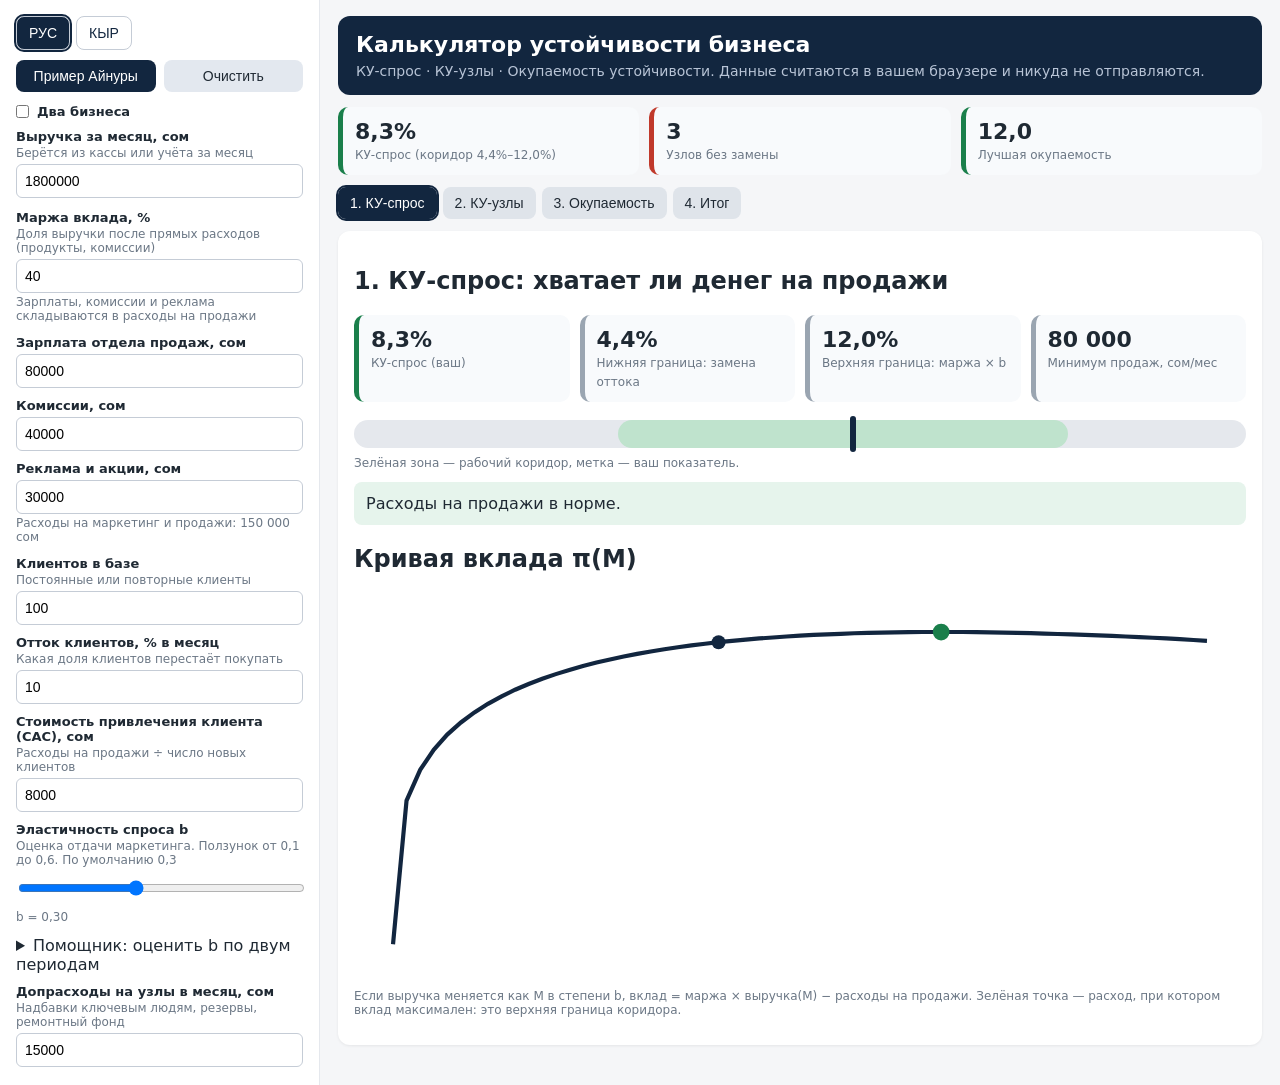
<file: public/index.html>
<!DOCTYPE html>
<html lang="ru">
<head>
<meta charset="UTF-8">
<meta name="viewport" content="width=device-width, initial-scale=1">
<title>Калькулятор устойчивости бизнеса</title>
<style>
  :root { --g:#1a7f4b; --y:#b7791f; --r:#c0392b; --bg:#f5f6f8; --ink:#1f2933; --muted:#6b7785; --navy:#12263f; }
  * { box-sizing: border-box; }
  body { margin: 0; font-family: system-ui, "Segoe UI", Roboto, sans-serif; background: var(--bg); color: var(--ink); }
  .layout { display: grid; grid-template-columns: 320px 1fr; min-height: 100vh; }
  aside { background: #fff; padding: 16px; border-right: 1px solid #e5e8ed; }
  aside h2 { margin: 14px 0 8px; font-size: 14px; }
  main { padding: 16px 18px 40px; max-width: 1100px; }
  .hero { background: var(--navy); color: #fff; border-radius: 12px; padding: 16px 18px; margin-bottom: 12px; }
  .hero h1 { margin: 0; font-size: 22px; }
  .hero p { margin: 6px 0 0; color: #b8c4d6; font-size: 14px; }
  .lang { display: flex; gap: 6px; margin-bottom: 10px; }
  button, .btn { border: 0; background: var(--navy); color: #fff; border-radius: 8px; padding: 8px 12px; cursor: pointer; font-size: 14px; }
  button.alt, .btn.alt { background: #e3e8ef; color: var(--ink); }
  button.on { outline: 2px solid var(--navy); }
  .lang button { background: transparent; color: var(--navy); border: 1px solid #c5ccd6; }
  .lang button.on { background: var(--navy); color: #fff; }
  .rowbtns { display: flex; gap: 8px; margin-bottom: 12px; }
  .rowbtns button { flex: 1; }
  label { display: block; font-size: 13px; font-weight: 650; margin: 10px 0 0; }
  label small, .note, caption { display: block; font-weight: 400; color: var(--muted); margin-top: 2px; font-size: 12px; }
  input, select { width: 100%; margin-top: 4px; padding: 8px; border: 1px solid #c5ccd6; border-radius: 6px; font-size: 14px; background: #fff; }
  .check { display: flex; align-items: center; gap: 8px; font-weight: 650; }
  .check input { width: auto; margin: 0; }
  details { margin-top: 12px; }
  nav { display: flex; gap: 6px; flex-wrap: wrap; margin-bottom: 12px; }
  nav button { background: #dfe4ea; color: var(--ink); }
  nav button.on { background: var(--navy); color: #fff; }
  section { display: none; background: #fff; border-radius: 12px; padding: 16px; box-shadow: 0 1px 3px #0001; }
  section.on { display: block; }
  .kpis { display: flex; gap: 10px; flex-wrap: wrap; margin: 8px 0 12px; }
  .card { flex: 1; min-width: 140px; background: #f8fafc; border-radius: 10px; padding: 12px; border-left: 5px solid #9aa5b1; }
  .card b { display: block; font-size: 22px; }
  .card span { font-size: 12px; color: var(--muted); }
  .g { border-color: var(--g); } .y { border-color: var(--y); } .r { border-color: var(--r); }
  .msg { padding: 10px 12px; border-radius: 8px; margin: 8px 0; line-height: 1.45; }
  .msg.g { background: #e6f4ec; } .msg.y { background: #fdf3dc; } .msg.r { background: #fbe7e4; }
  table { width: 100%; border-collapse: collapse; font-size: 14px; margin: 8px 0; }
  th, td { padding: 6px; border-bottom: 1px solid #e5e8ed; text-align: left; vertical-align: middle; }
  td input, td select { margin: 0; }
  .bar { position: relative; height: 28px; background: #e5e8ed; border-radius: 14px; margin: 18px 0 8px; }
  .zone { position: absolute; top: 0; height: 100%; background: #bfe3cd; border-radius: 14px; }
  .dot { position: absolute; top: -4px; width: 6px; height: 36px; background: var(--navy); border-radius: 3px; }
  .hbar { height: 18px; border-radius: 8px; margin: 4px 0; min-width: 2px; }
  svg { width: 100%; height: auto; background: #fff; }
  .hidden { display: none; }
  @media (max-width: 860px) { .layout { grid-template-columns: 1fr; } aside { border-right: 0; border-bottom: 1px solid #e5e8ed; } }
  @media print {
    aside, nav, .rowbtns, .no-print { display: none !important; }
    .layout { display: block; }
    section { display: block !important; box-shadow: none; margin-bottom: 12px; }
  }
</style>
</head>
<body>
<div class="layout">
  <aside>
    <div class="lang">
      <button id="lang-ru" type="button">РУС</button>
      <button id="lang-ky" type="button">КЫР</button>
    </div>
    <div class="rowbtns">
      <button id="example" type="button"></button>
      <button id="clear" class="alt" type="button"></button>
    </div>
    <label class="check"><input id="two" type="checkbox"><span data-i18n="two"></span></label>
    <label id="lab-r"><span data-i18n="l_R"></span><small data-i18n="h_R"></small><input id="revenue" type="number" min="0" step="10000"></label>
    <label id="lab-r2" class="hidden"><span data-i18n="l_R2"></span><input id="revenue2" type="number" min="0" step="10000"></label>
    <p id="rev-total" class="note"></p>
    <label><span data-i18n="l_m"></span><small data-i18n="h_m"></small><input id="margin" type="number" min="0" max="100" step="0.5"></label>
    <p class="note" data-i18n="h_M"></p>
    <label><span data-i18n="l_payroll"></span><input id="payroll" type="number" min="0" step="1000"></label>
    <label><span data-i18n="l_comm"></span><input id="commissions" type="number" min="0" step="1000"></label>
    <label><span data-i18n="l_ads"></span><input id="advertising" type="number" min="0" step="1000"></label>
    <p id="m-total" class="note"></p>
    <label><span data-i18n="l_N"></span><small data-i18n="h_N"></small><input id="customers" type="number" min="0" step="1"></label>
    <label><span data-i18n="l_c"></span><small data-i18n="h_c"></small><input id="churn" type="number" min="0" max="100" step="0.5"></label>
    <label><span data-i18n="l_cac"></span><small data-i18n="h_cac"></small><input id="cac" type="number" min="0" step="100"></label>
    <label><span data-i18n="l_b"></span><small data-i18n="h_b"></small><input id="elasticity" type="range" min="0.1" max="0.6" step="0.01"></label>
    <p id="b-val" class="note"></p>
    <details>
      <summary data-i18n="helper_t"></summary>
      <label><span data-i18n="e_R1"></span><input id="eR1" type="number" min="0" step="1000"></label>
      <label><span data-i18n="e_R2"></span><input id="eR2" type="number" min="0" step="1000"></label>
      <label><span data-i18n="e_M1"></span><input id="eM1" type="number" min="0" step="1000"></label>
      <label><span data-i18n="e_M2"></span><input id="eM2" type="number" min="0" step="1000"></label>
      <p><button id="calc-b" class="alt" type="button"></button></p>
      <p id="b-note" class="note"></p>
    </details>
    <label><span data-i18n="l_ns"></span><small data-i18n="h_ns"></small><input id="nodeSpend" type="number" min="0" step="1000"></label>
  </aside>
  <main>
    <div class="hero">
      <h1 id="title"></h1>
      <p id="sub"></p>
    </div>
    <div id="issues"></div>
    <div id="strip" class="kpis"></div>
    <nav id="tabs"></nav>
    <section id="s0" class="on"></section>
    <section id="s1"></section>
    <section id="s2"></section>
    <section id="s3"></section>
  </main>
</div>
<script type="module">
import {
  assessNodes, assessOptions, contributionProfit, demandMetrics, estimateElasticity,
  exampleProfile, marketingSpend, optimalMarketingSpend, profitCurve, totalRevenue, validateBusiness,
} from "./calc.js";

const i18n = await fetch("./i18n.json").then((response) => response.json());
const $ = (id) => document.getElementById(id);
const esc = (value) => String(value).replace(/[&<>"']/g, (ch) => ({ "&":"&amp;","<":"&lt;",">":"&gt;",'"':"&quot;","'":"&#39;" }[ch]));
const fmtInt = (value) => Number.isFinite(value) ? Math.round(value).toLocaleString("ru-RU") : "—";
const fmtPct = (value) => Number.isFinite(value) ? (value * 100).toFixed(1).replace(".", ",") + "%" : "—";
const fmtPb = (value) => !Number.isFinite(value) ? (value === Infinity ? "∞" : "—") : value.toFixed(1).replace(".", ",");
const t = (key, vars = {}) => String((i18n[state.lang] || i18n.ru)[key] ?? key).replace(/\{(\w+)\}/g, (_, name) => vars[name] ?? "");

const state = { lang: "ru", tab: 0, nodes: [], options: [] };

function boot() {
  let saved = null;
  try { saved = JSON.parse(localStorage.getItem("ku-web") || "null"); } catch { saved = null; }
  if (saved?.revenue != null) Object.assign(state, saved);
  else loadExample(false);
  $("lang-ru").onclick = () => setLang("ru");
  $("lang-ky").onclick = () => setLang("ky");
  $("example").onclick = () => loadExample(true);
  $("clear").onclick = () => clearAll();
  $("calc-b").onclick = applyB;
  $("two").onchange = () => { $("lab-r2").classList.toggle("hidden", !$("two").checked); refresh(); };
  for (const id of ["revenue","revenue2","margin","payroll","commissions","advertising","customers","churn","cac","elasticity","nodeSpend","eR1","eR2","eM1","eM2"]) {
    $(id).addEventListener("input", refresh);
  }
  writeInputs();
  paintCopy();
  refresh();
}

function loadExample(persist) {
  const pack = i18n[state.lang];
  const sample = exampleProfile(pack.exn, pack.exo);
  state.forceEditors = true;
  Object.assign(state, {
    two: false,
    revenue: sample.business.revenue,
    revenue2: 0,
    margin: sample.business.marginPct,
    payroll: sample.business.salesPayroll,
    commissions: sample.business.commissions,
    advertising: sample.business.advertising,
    customers: sample.business.customers,
    churn: sample.business.churnPct,
    cac: sample.business.cac,
    elasticity: sample.business.elasticity,
    nodeSpend: sample.business.nodeSpend,
    nodes: sample.nodes,
    options: sample.options,
  });
  $("b-note").textContent = "";
  if (persist) writeInputs();
  if (persist) refresh();
}

function clearAll() {
  state.forceEditors = true;
  Object.assign(state, {
    two: false, revenue: 0, revenue2: 0, margin: 0, payroll: 0, commissions: 0, advertising: 0,
    customers: 0, churn: 0, cac: 0, elasticity: 0.3, nodeSpend: 0, nodes: [], options: [],
  });
  for (const id of ["eR1","eR2","eM1","eM2"]) $(id).value = "";
  $("b-note").textContent = "";
  writeInputs();
  refresh();
}

function writeInputs() {
  $("two").checked = !!state.two;
  $("lab-r2").classList.toggle("hidden", !state.two);
  const fields = {
    revenue: state.revenue, revenue2: state.revenue2, margin: state.margin, payroll: state.payroll,
    commissions: state.commissions, advertising: state.advertising, customers: state.customers,
    churn: state.churn, cac: state.cac, elasticity: state.elasticity, nodeSpend: state.nodeSpend,
  };
  for (const [id, value] of Object.entries(fields)) $(id).value = value;
}

function readInputs() {
  state.two = $("two").checked;
  state.revenue = num($("revenue").value);
  state.revenue2 = num($("revenue2").value);
  state.margin = num($("margin").value);
  state.payroll = num($("payroll").value);
  state.commissions = num($("commissions").value);
  state.advertising = num($("advertising").value);
  state.customers = num($("customers").value);
  state.churn = num($("churn").value);
  state.cac = num($("cac").value);
  state.elasticity = num($("elasticity").value);
  state.nodeSpend = num($("nodeSpend").value);
  state.nodes = [...document.querySelectorAll("#nodes-body tr")].map(readNode);
  state.options = [...document.querySelectorAll("#opts-body tr")].map(readOption);
}

function readNode(row) {
  return {
    name: row.querySelector('[data-field="name"]').value,
    replacement: row.querySelector('[data-field="repl"]').value,
    lossPerDay: num(row.querySelector('[data-field="loss"]').value),
    days: num(row.querySelector('[data-field="days"]').value),
  };
}

function readOption(row) {
  return {
    name: row.querySelector('[data-field="name"]').value,
    costPerDay: num(row.querySelector('[data-field="cost"]').value),
    avoidedLossPerDay: num(row.querySelector('[data-field="loss"]').value),
    successPct: num(row.querySelector('[data-field="p"]').value),
  };
}

function business() {
  return {
    revenue: state.revenue,
    secondRevenue: state.two ? state.revenue2 : null,
    marginPct: state.margin,
    salesPayroll: state.payroll,
    commissions: state.commissions,
    advertising: state.advertising,
    customers: state.customers,
    churnPct: state.churn,
    cac: state.cac,
    elasticity: state.elasticity,
    nodeSpend: state.nodeSpend,
  };
}

function setLang(lang) {
  readInputs();
  state.lang = lang;
  state.forceEditors = true;
  document.documentElement.lang = lang === "ky" ? "ky" : "ru";
  paintCopy();
  refresh();
}

function paintCopy() {
  document.title = t("title");
  $("title").textContent = t("title");
  $("sub").textContent = t("sub");
  $("example").textContent = t("ex");
  $("clear").textContent = t("clear");
  $("calc-b").textContent = t("calc_b");
  $("lang-ru").classList.toggle("on", state.lang === "ru");
  $("lang-ky").classList.toggle("on", state.lang === "ky");
  document.querySelectorAll("[data-i18n]").forEach((el) => { el.textContent = t(el.dataset.i18n); });
  $("tabs").innerHTML = ["tab_demand","tab_nodes","tab_payback","tab_summary"].map((key, index) =>
    `<button type="button" class="${state.tab === index ? "on" : ""}" data-tab="${index}">${esc(t(key))}</button>`
  ).join("");
  $("tabs").querySelectorAll("button").forEach((button) => {
    button.onclick = () => { state.tab = Number(button.dataset.tab); paintCopy(); refresh(); };
  });
}

function applyB() {
  const estimate = estimateElasticity(num($("eR1").value), num($("eR2").value), num($("eM1").value), num($("eM2").value));
  if (estimate == null) {
    $("b-note").textContent = t("b_need");
    return;
  }
  const shown = estimate.toFixed(2).replace(".", ",");
  if (estimate >= 0.1 && estimate <= 0.6) {
    $("elasticity").value = estimate.toFixed(2);
    $("b-note").textContent = t("b_applied", { b: shown });
    refresh();
  } else {
    $("b-note").textContent = t("b_bad", { b: shown });
  }
}

function refresh() {
  if (document.querySelector("#nodes-body")) readInputs();
  const inp = business();
  const demand = demandMetrics(inp);
  const nodes = assessNodes(state.nodes, totalRevenue(inp), state.nodeSpend);
  const payback = assessOptions(state.options);
  const issues = validateBusiness(inp);
  $("b-val").textContent = `b = ${Number(state.elasticity).toFixed(2).replace(".", ",")}`;
  $("m-total").textContent = t("l_M_total", { x: fmtInt(marketingSpend(inp)) });
  $("rev-total").textContent = state.two ? t("l_R_total", { x: fmtInt(totalRevenue(inp)) }) : "";
  $("lab-r").querySelector("[data-i18n]").dataset.i18n = state.two ? "l_R1" : "l_R";
  $("lab-r").querySelector("[data-i18n]").textContent = t(state.two ? "l_R1" : "l_R");
  $("issues").innerHTML = issues.map((key) => msg("r", t(key))).join("");
  $("strip").innerHTML = [
    card(fmtPct(demand.ku), t("c_ku2", { a: fmtPct(demand.kuMin), b: fmtPct(demand.kuMax) }), demand.level),
    card(fmtInt(nodes.uncovered), t("c_unc"), nodes.level),
    card(payback.rows[0] ? fmtPb(payback.rows[0].payback) : "—", t("c_best"), payback.rows[0]?.level || "n"),
  ].join("");
  $("s0").innerHTML = demandHtml(demand, inp);
  $("s3").innerHTML = summaryHtml(demand, nodes, payback);
  const rebuild = !document.querySelector("#nodes-body") || state.forceEditors;
  if (rebuild) {
    $("s1").innerHTML = nodesHtml(nodes);
    $("s2").innerHTML = paybackHtml(payback);
    state.forceEditors = false;
    bindTables();
  } else {
    $("node-out").innerHTML = nodeResults(nodes);
    $("opt-out").innerHTML = optionResults(payback);
  }
  document.querySelectorAll("section").forEach((section, index) => section.classList.toggle("on", index === state.tab));
  const csvBtn = $("csv");
  if (csvBtn) csvBtn.onclick = () => downloadCsv(demand, nodes);
  try { localStorage.setItem("ku-web", JSON.stringify(state)); } catch { /* private mode */ }
}

function demandHtml(demand, inp) {
  const cards = [
    card(fmtPct(demand.ku), t("c_ku"), demand.level),
    card(fmtPct(demand.kuMin), t("c_min"), "n"),
    card(fmtPct(demand.kuMax), t("c_max"), "n"),
    card(fmtInt(demand.minimumSpend), t("c_mmin"), "n"),
  ].join("");
  let corridor = "";
  if (demand.ku != null) {
    const high = Math.max(demand.ku, demand.kuMin, demand.kuMax, 0.01) * 1.25;
    const pos = (value) => Math.max(0, Math.min(100, (value / high) * 100));
    const left = pos(Math.min(demand.kuMin, demand.kuMax));
    const width = Math.max(0, pos(Math.max(demand.kuMin, demand.kuMax)) - left);
    corridor = `<div class="bar"><div class="zone" style="left:${left}%;width:${width}%"></div><div class="dot" style="left:${pos(demand.ku)}%"></div></div><p class="note">${esc(t("note1"))}</p>`;
  }
  return `<h2>${esc(t("s1t"))}</h2><div class="kpis">${cards}</div>${corridor}${msg(demand.level, message(demand.messageKey, demand.messageArgs))}<h2>${esc(t("pi_title"))}</h2>${profitSvg(inp, demand)}<p class="note">${esc(t("pi_note"))}</p>`;
}

function nodesHtml(result) {
  const repl = ["none","part","yes"].map((code) => `<option value="${code}">${esc(t(code === "none" ? "repl_none" : code === "part" ? "repl_part" : "repl_yes"))}</option>`).join("");
  const rows = state.nodes.map((node) => `<tr>
    <td><input data-field="name" value="${esc(node.name)}"></td>
    <td><select data-field="repl">${repl.replace(`value="${node.replacement}"`, `value="${node.replacement}" selected`)}</select></td>
    <td><input data-field="loss" type="number" min="0" step="100" value="${node.lossPerDay}"></td>
    <td><input data-field="days" type="number" min="0" step="1" value="${node.days}"></td>
    <td><button type="button" class="alt" data-remove>×</button></td></tr>`).join("");
  const body = result.rows.map((row) => `<tr><td>${esc(row.node.name || "—")}</td><td>${esc(t(row.node.replacement === "none" ? "repl_none" : row.node.replacement === "part" ? "repl_part" : "repl_yes"))}</td><td>${fmtInt(row.exposure)}</td></tr>`).join("");
  return `<h2>${esc(t("s2t"))}</h2>
    <table><thead><tr><th>${esc(t("th_node"))}</th><th>${esc(t("th_repl"))}</th><th>${esc(t("th_loss"))}</th><th>${esc(t("th_days"))}</th><th></th></tr></thead><tbody id="nodes-body">${rows}</tbody></table>
    <button type="button" class="alt" id="add-node">+ ${esc(t("th_node"))}</button>
    <div id="node-out">${nodeResults(result)}</div>`;
}

function nodeResults(result) {
  const body = result.rows.map((row) => `<tr><td>${esc(row.node.name || "—")}</td><td>${esc(t(row.node.replacement === "none" ? "repl_none" : row.node.replacement === "part" ? "repl_part" : "repl_yes"))}</td><td>${fmtInt(row.exposure)}</td></tr>`).join("");
  return `<div class="kpis">${card(fmtPct(result.kuNodes), t("c_nodes"), result.level)}${card(fmtInt(result.uncovered), t("c_unc"), result.uncovered ? "r" : "g")}${card(fmtInt(result.totalExposure), t("c_tot"), "n")}</div>
    ${body ? `<table><tr><th>${esc(t("th_node"))}</th><th>${esc(t("th_repl"))}</th><th>${esc(t("th_exp"))}</th></tr>${body}</table>` : ""}
    ${msg(result.level, message(result.messageKey, result.messageArgs))}`;
}

function paybackHtml(result) {
  const rows = state.options.map((option) => `<tr>
    <td><input data-field="name" value="${esc(option.name)}"></td>
    <td><input data-field="cost" type="number" min="0" step="100" value="${option.costPerDay}"></td>
    <td><input data-field="loss" type="number" min="0" step="100" value="${option.avoidedLossPerDay}"></td>
    <td><input data-field="p" type="number" min="0" max="100" step="1" value="${option.successPct}"></td>
    <td><button type="button" class="alt" data-remove>×</button></td></tr>`).join("");
  return `<h2>${esc(t("s3t"))}</h2>
    <table><thead><tr><th>${esc(t("th_opt"))}</th><th>${esc(t("th_cost"))}</th><th>${esc(t("th_avoid"))}</th><th>${esc(t("th_p"))}</th><th></th></tr></thead><tbody id="opts-body">${rows}</tbody></table>
    <button type="button" class="alt" id="add-opt">+ ${esc(t("th_opt"))}</button>
    <div id="opt-out">${optionResults(result)}</div>`;
}

function optionResults(result) {
  if (!result.rows.length) return msg("y", t("addopts"));
  const max = Math.max(...result.rows.map((row) => Number.isFinite(row.payback) ? row.payback : 12), 1);
  return `<table><tr><th>${esc(t("th_opt"))}</th><th>${esc(t("th_cost"))}</th><th>${esc(t("th_eff"))}</th><th>${esc(t("th_pb"))}</th><th>${esc(t("th_limit"))}</th><th>${esc(t("th_safe"))}</th></tr>
      ${result.rows.map((row) => `<tr><td>${row.isBest ? "★ " : ""}${esc(row.option.name || "—")}</td><td>${fmtInt(row.option.costPerDay)}</td><td>${fmtInt(row.expectedPerDay)}</td><td>${fmtPb(row.payback)}</td><td>${fmtInt(row.limitPrice)}</td><td>${fmtInt(row.safePrice)}</td></tr>`).join("")}</table>
      ${result.rows.map((row) => `<div class="hbar" style="width:${Math.min(100, ((Number.isFinite(row.payback) ? row.payback : max) / max) * 100)}%;background:${row.level === "g" ? "var(--g)" : row.level === "y" ? "var(--y)" : "var(--r)"}"></div>`).join("")}
      ${msg(result.level, message("best", result.messageArgs))}${msg(result.level, t(result.messageKey))}${msg("y", t("nothing", { x: fmtInt(result.doNothingMonth) }))}`;
}

function summaryHtml(demand, nodes, payback) {
  const nodeMsg = !nodes.rows.length ? t("m_nodesempty") : nodes.uncovered ? t("m_unc4", { n: nodes.uncovered, tot: fmtInt(nodes.totalExposure) }) : t("m_cov4");
  const rec = payback.rows.length ? msg(payback.level, message("rec", payback.messageArgs)) : "";
  return `<h2>${esc(t("s4t"))}</h2>${msg(demand.level, message(demand.messageKey, demand.messageArgs))}${msg(nodes.level, nodeMsg)}${rec}<p class="note">${esc(t("rule"))}</p><p class="note">${esc(t("disc"))}</p>
    <p class="no-print"><button type="button" id="csv">${esc(t("csv"))}</button> <button type="button" class="alt" onclick="window.print()">${esc(t("pdf"))}</button></p>`;
}

function profitSvg(inp, demand) {
  const curve = profitCurve(demand.revenue, inp.marginPct, demand.marketingSpend, inp.elasticity);
  if (curve.length < 2) return `<p class="note">${esc(t("pi_need"))}</p>`;
  const optimum = optimalMarketingSpend(demand.revenue, inp.marginPct, demand.marketingSpend, inp.elasticity);
  const currentProfit = contributionProfit(demand.revenue, inp.marginPct, demand.marketingSpend, inp.elasticity, demand.marketingSpend);
  const optimumProfit = optimum == null ? null : contributionProfit(demand.revenue, inp.marginPct, demand.marketingSpend, inp.elasticity, optimum);
  const ys = curve.map((point) => point[1]);
  const maxX = Math.max(...curve.map((point) => point[0]));
  const minY = Math.min(...ys);
  const maxY = Math.max(...ys);
  const W = 640, H = 280, pad = 28;
  const xOf = (value) => pad + (value / (maxX || 1)) * (W - pad * 2);
  const yOf = (value) => H - pad - ((value - minY) / ((maxY - minY) || 1)) * (H - pad * 2);
  const path = curve.map((point, index) => `${index ? "L" : "M"}${xOf(point[0]).toFixed(1)},${yOf(point[1]).toFixed(1)}`).join(" ");
  const now = currentProfit == null ? "" : `<circle cx="${xOf(demand.marketingSpend)}" cy="${yOf(currentProfit)}" r="5" fill="#12263f"><title>${esc(t("pi_now"))}</title></circle>`;
  const peak = optimum == null || optimumProfit == null ? "" : `<circle cx="${xOf(optimum)}" cy="${yOf(optimumProfit)}" r="6" fill="#1a7f4b"><title>${esc(t("pi_opt"))}</title></circle>`;
  return `<svg viewBox="0 0 ${W} ${H}" role="img" aria-label="${esc(t("pi_title"))}"><path d="${path}" fill="none" stroke="#12263f" stroke-width="3"/>${now}${peak}</svg>`;
}

function bindTables() {
  const addNode = $("add-node");
  const addOpt = $("add-opt");
  if (addNode) addNode.onclick = () => { readInputs(); state.nodes.push({ name: "", replacement: "none", lossPerDay: 0, days: 0 }); state.forceEditors = true; refresh(); };
  if (addOpt) addOpt.onclick = () => { readInputs(); state.options.push({ name: "", costPerDay: 0, avoidedLossPerDay: 0, successPct: 50 }); state.forceEditors = true; refresh(); };
  document.querySelectorAll("[data-remove]").forEach((button) => {
    button.onclick = () => {
      const row = button.closest("tr");
      const body = row.parentElement;
      const index = [...body.children].indexOf(row);
      readInputs();
      if (body.id === "nodes-body") state.nodes.splice(index, 1);
      else state.options.splice(index, 1);
      state.forceEditors = true;
      refresh();
    };
  });
  document.querySelectorAll("#nodes-body input, #nodes-body select, #opts-body input").forEach((field) => {
    field.addEventListener("input", refresh);
    field.addEventListener("change", refresh);
  });
}

function downloadCsv(demand, nodes) {
  const rows = [
    [t("csv_metric"), t("csv_value")],
    [t("csv_revenue"), fmtInt(demand.revenue)],
    [t("csv_marketing"), fmtInt(demand.marketingSpend)],
    [t("csv_ku"), fmtPct(demand.ku)],
    [t("csv_min"), fmtPct(demand.kuMin)],
    [t("csv_max"), fmtPct(demand.kuMax)],
    [t("csv_nodes"), fmtPct(nodes.kuNodes)],
    [t("csv_unc"), fmtInt(nodes.uncovered)],
    [t("csv_exposure"), fmtInt(nodes.totalExposure)],
  ];
  const blob = new Blob(["\ufeff" + rows.map((row) => row.join(";")).join("\n") + "\n"], { type: "text/csv" });
  const link = document.createElement("a");
  link.href = URL.createObjectURL(blob);
  link.download = "ustoychivost.csv";
  link.click();
}

function message(key, args) {
  const prepared = {};
  for (const [name, value] of Object.entries(args || {})) {
    if (["x", "exp", "tot"].includes(name)) prepared[name] = fmtInt(value);
    else if (name === "pb") prepared[name] = fmtPb(value);
    else prepared[name] = value;
  }
  return t(key, prepared);
}

function card(value, label, level) {
  const color = level === "g" ? "var(--g)" : level === "y" ? "var(--y)" : level === "r" ? "var(--r)" : "#9aa5b1";
  return `<div class="card" style="border-left-color:${color}"><b>${esc(value)}</b><span>${esc(label)}</span></div>`;
}

function msg(level, text) {
  return `<div class="msg ${level}">${esc(text)}</div>`;
}

function num(value) {
  const parsed = parseFloat(String(value).replace(",", "."));
  return Number.isFinite(parsed) ? parsed : 0;
}

boot();
</script>
</body>
</html>
</file>
